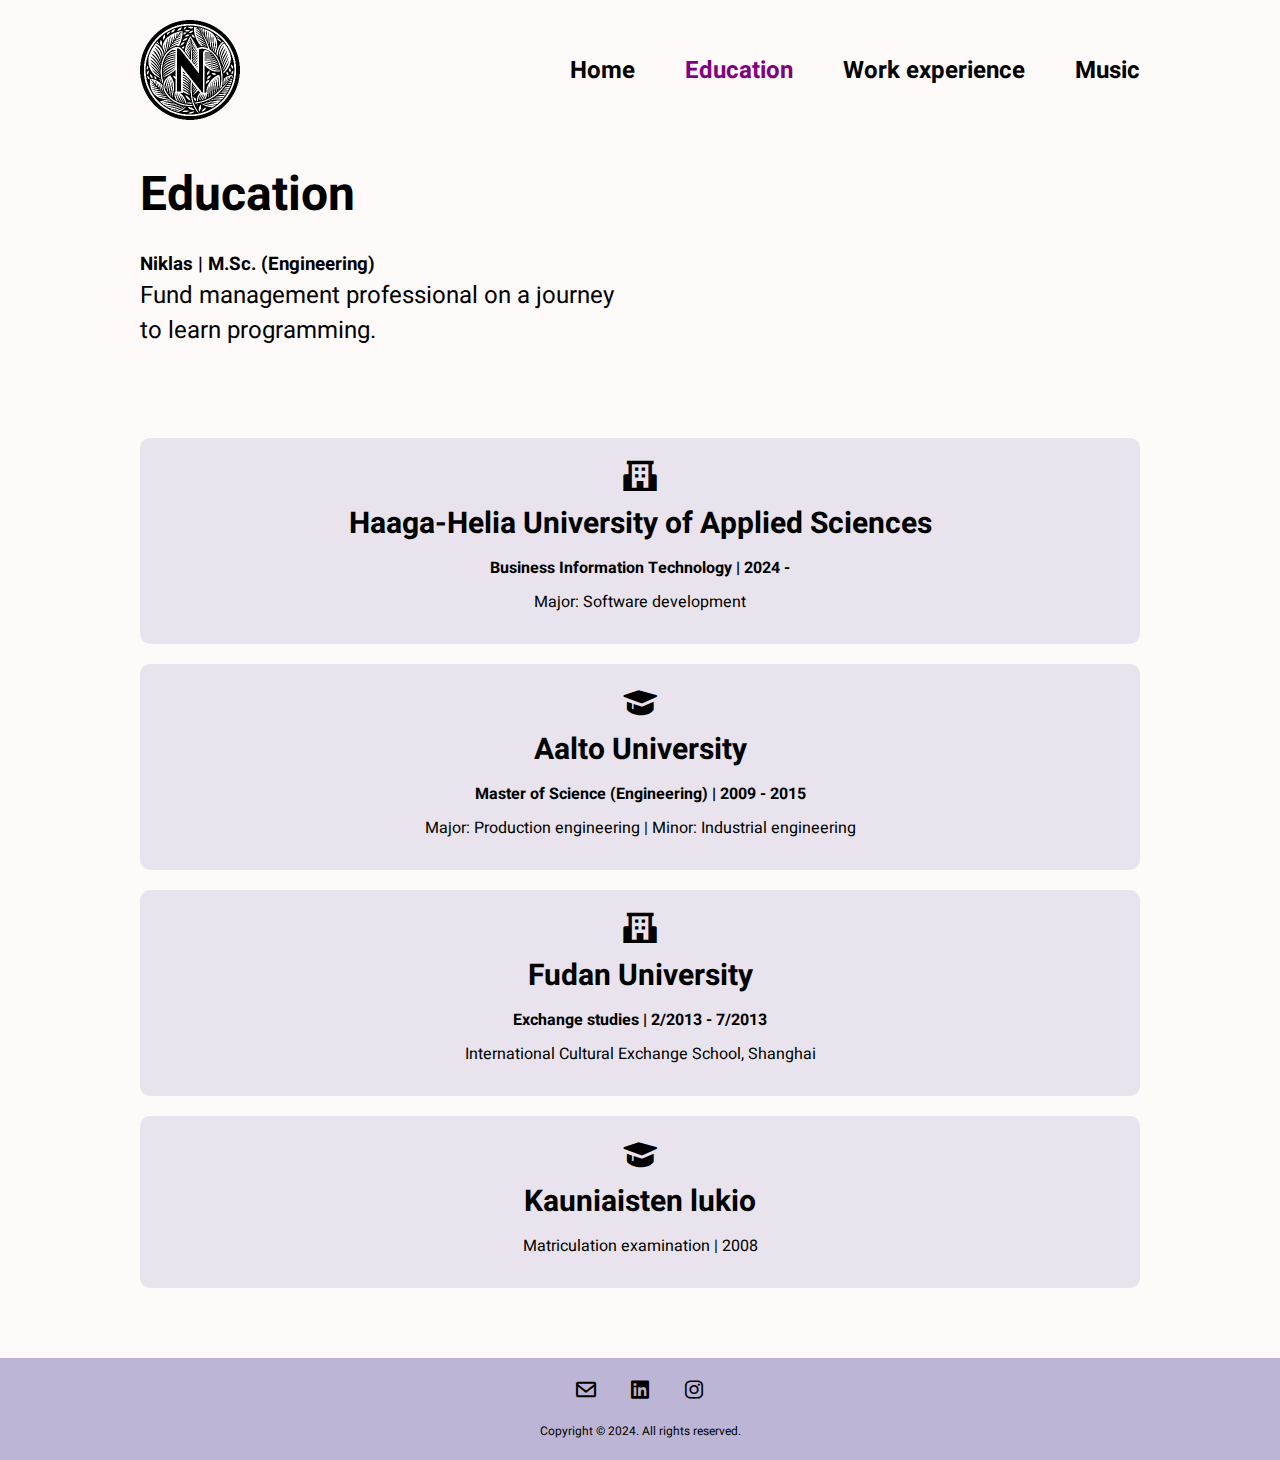
<file: education.html>
<!DOCTYPE html>
<html lang="en">
    <head>
        <meta charset="UTF-8">
        <meta name="viewport" content="width=device-width, initial-scale=1.0">
        <meta name="description" content="Personal portfolio">
        <meta name="author" content="Niklas">
        <link rel="stylesheet" href="styles.css">
        <link rel="icon" href="favicon.png">
        <link href='https://unpkg.com/boxicons@2.1.4/css/boxicons.min.css' rel='stylesheet'>
        <title>Education | Niklas</title>
    </head>
    <body>
        <nav>
            <div class="logo">
                <img src="favicon.png" alt="">
            </div>
            <div class="nav-links">
                <a href="index.html">Home</a>
                <a class="selected" href="education.html">Education</a>
                <a href="work-experience.html">Work experience</a>
                <a href="music.html">Music</a>
            </div>
        </nav>
    
        <div class="main">
            <div class="left">
                <h1>Education</h1>
                <h3>Niklas | M.Sc. (Engineering)</h3>
                <p>Fund management professional on a journey to learn programming.</p>
            </div>
            <div class="right">
                
            </div>
        </div>

        <div class="education-list" id="education-list">
            
            <div class="education-items">
                <div class="item">
                    <div class="icon"><i class='bx bxs-school' ></i></div>
                    <h3>Haaga-Helia University of Applied Sciences</h3>
                    <p><strong>Business Information Technology | 2024 - </strong></p>
                    <p>Major: Software development</p>
                </div>
                <div class="item">
                    <div class="icon"><i class='bx bxs-graduation'></i></div>
                    <h3>Aalto University</h3>
                    <p><strong>Master of Science (Engineering) | 2009 - 2015</strong></p>
                    <p>Major: Production engineering | Minor: Industrial engineering</p>
                </div>
                <div class="item">
                    <div class="icon"><i class='bx bxs-school' ></i></div>
                    <h3>Fudan University</h3>
                    <p><strong>Exchange studies | 2/2013 - 7/2013</strong></p>
                    <p>International Cultural Exchange School, Shanghai</p>
                </div>
                <div class="item">
                    <div class="icon"><i class='bx bxs-graduation'></i></div>
                    <h3>Kauniaisten lukio</h3>
                    <p>Matriculation examination | 2008</p>
                    <p></p>
                </div>
            </div>
        </div>

        <footer>
            <div class="footer-links">
                <a href="mailto:niklas.ovaska@gmail.com"><i class='bx bx-envelope'></i></a>
                <a href="https://fi.linkedin.com/in/niklas-ovaska"><i class='bx bxl-linkedin-square'></i></a>
                <a href="https://www.instagram.com/moro_nikke_/"><i class='bx bxl-instagram' ></i></a>
            </div>
            <p>Copyright © 2024. All rights reserved.</p>
        </footer>
    </body>
</html>
</file>
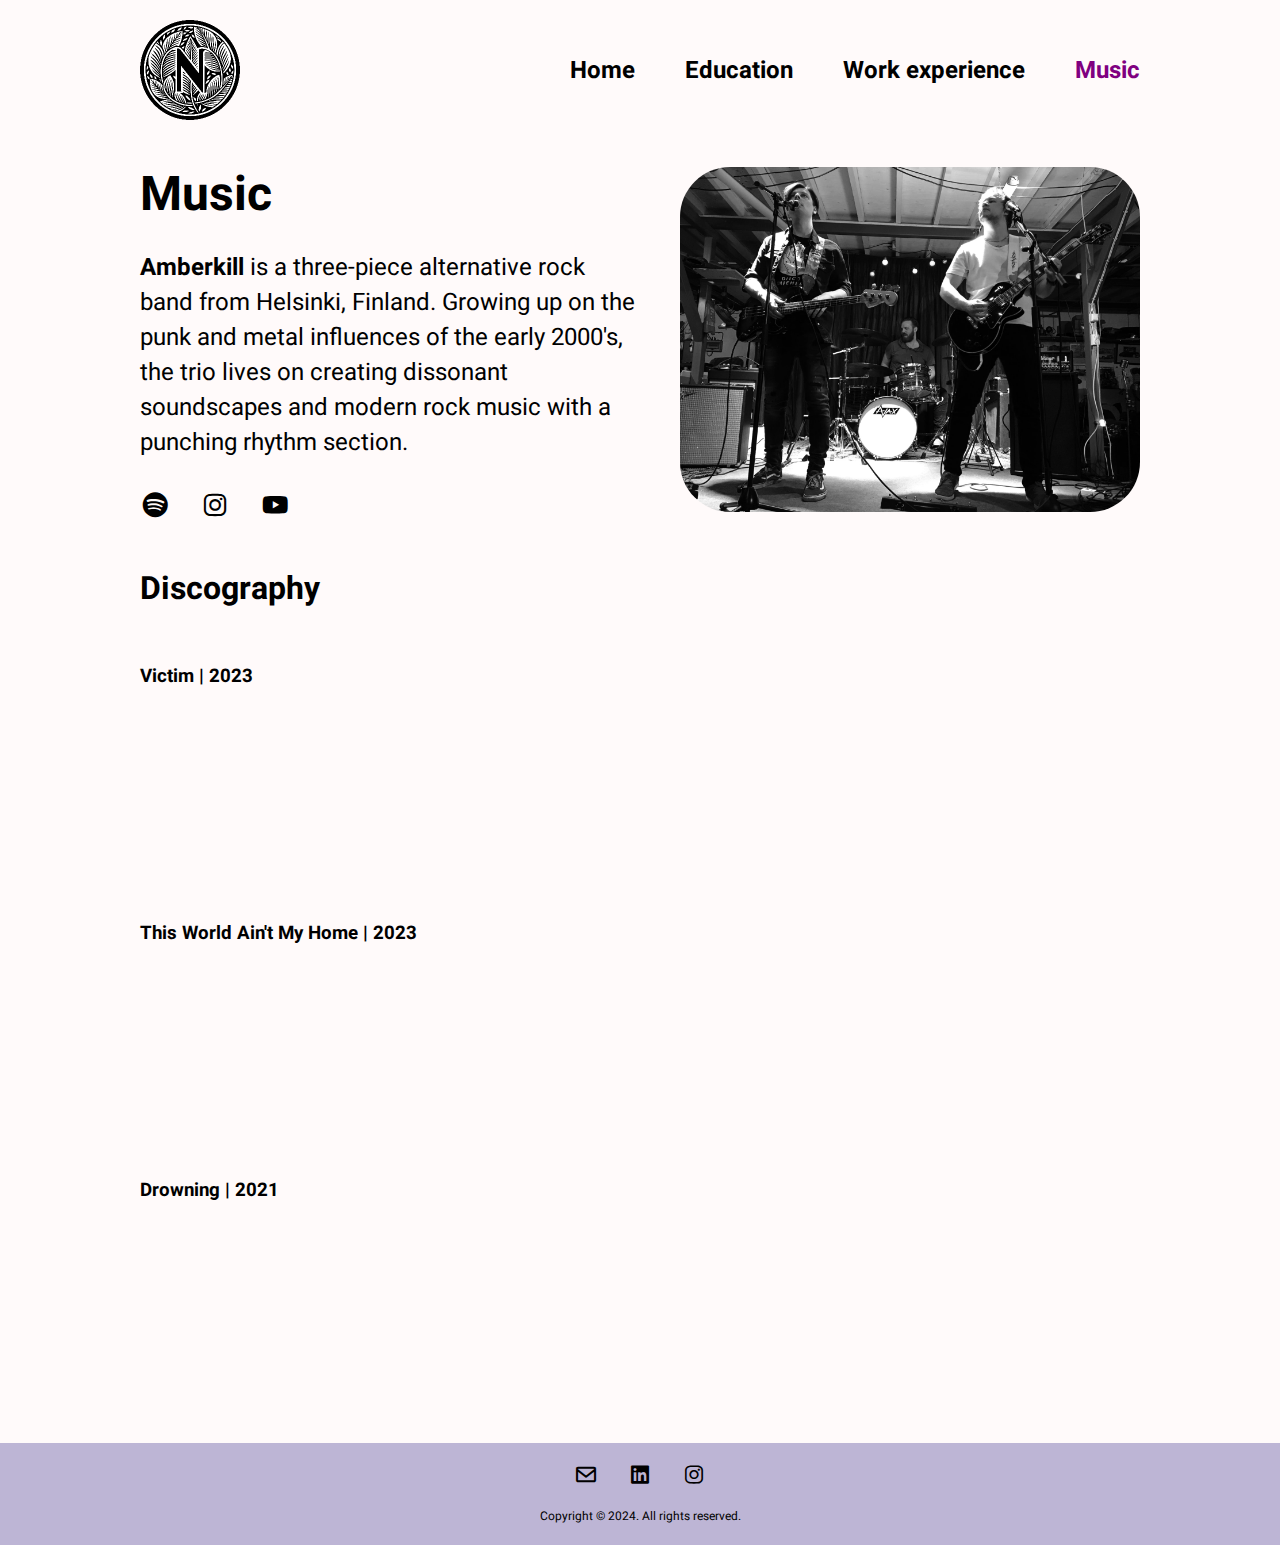
<file: music.html>
<!DOCTYPE html>
<html lang="en">
    <head>
        <meta charset="UTF-8">
        <meta name="viewport" content="width=device-width, initial-scale=1.0">
        <meta name="description" content="Personal portfolio">
        <meta name="author" content="Niklas">
        <link rel="stylesheet" href="styles.css">
        <link rel="icon" href="favicon.png">
        <link href='https://unpkg.com/boxicons@2.1.4/css/boxicons.min.css' rel='stylesheet'>
        <title>Music | Niklas</title>
    </head>
    <body>
        <nav>
            <div class="logo">
                <img src="favicon.png" alt="Website logo with the letter N surrounded with leafs">
            </div>
            <div class="nav-links">
                <a href="index.html">Home</a>
                <a href="education.html">Education</a>
                <a href="work-experience.html">Work experience</a>
                <a class="selected" href="music.html">Music</a>
            </div>
        </nav>
    
        <div class="main">
            <div class="left">
                <h1>Music</h1>
                <p><strong>Amberkill</strong> is a three-piece alternative rock band from Helsinki, Finland. Growing up on the punk and metal influences of the early 2000's, the trio lives on creating dissonant soundscapes and modern rock music with a punching rhythm section.
                </p>
                <div class="amberkill-socials">
                    <a href="https://open.spotify.com/artist/2in1RcHkAILjXTq2weFqQL?si=wTFdbiAaSKWBHMACH7ueyQ
                    "><i class='bx bxl-spotify'></i></a>
                    <a href="https://www.instagram.com/amberkillband/"><i class='bx bxl-instagram' ></i></a>
                    <a href="https://www.youtube.com/@amberkill9843"><i class='bx bxl-youtube' ></i></a>
                </div>
            </div>
            <div class="right" id="amberkill-pic">
                <img src="amberkill-01.jpeg" alt="Black and white picture of a three-piece rock band playing on stage." width="532" height="400">
            </div>
        </div>

        <div class="discography" id="discography">
            <h1>Discography</h1>
            <div class="spotify-links">
                <div class="song">
                    <h3>Victim | 2023</h3>
                    <iframe style="border-radius:12px" src="https://open.spotify.com/embed/album/7bNJXqROnoq74rylgycduh?utm_source=generator&theme=0" width="100%" height="152" frameBorder="0" allowfullscreen="" allow="autoplay; clipboard-write; encrypted-media; fullscreen; picture-in-picture" loading="lazy"></iframe>
                </div>
                <div class="song">
                    <h3>This World Ain't My Home | 2023</h3>
                    <iframe style="border-radius:12px" src="https://open.spotify.com/embed/album/3RhTXHvJU7soJLQknRecA3?utm_source=generator&theme=0" width="100%" height="152" frameBorder="0" allowfullscreen="" allow="autoplay; clipboard-write; encrypted-media; fullscreen; picture-in-picture" loading="lazy"></iframe>
                </div>
                <div class="song">
                    <h3>Drowning | 2021</h3>
                    <iframe style="border-radius:12px" src="https://open.spotify.com/embed/album/6Jx31K8puu3MqHY8M4nRFJ?utm_source=generator&theme=0" width="100%" height="152" frameBorder="0" allowfullscreen="" allow="autoplay; clipboard-write; encrypted-media; fullscreen; picture-in-picture" loading="lazy"></iframe>
                </div>
            </div>
        </div>

        <footer>
            <div class="footer-links">
                <a href="mailto:niklas.ovaska@gmail.com"><i class='bx bx-envelope'></i></a>
                <a href="https://fi.linkedin.com/in/niklas-ovaska"><i class='bx bxl-linkedin-square'></i></a>
                <a href="https://www.instagram.com/moro_nikke_/"><i class='bx bxl-instagram' ></i></a>
            </div>
            <p>Copyright © 2024. All rights reserved.</p>
        </footer>
    </body>
</html>
</file>
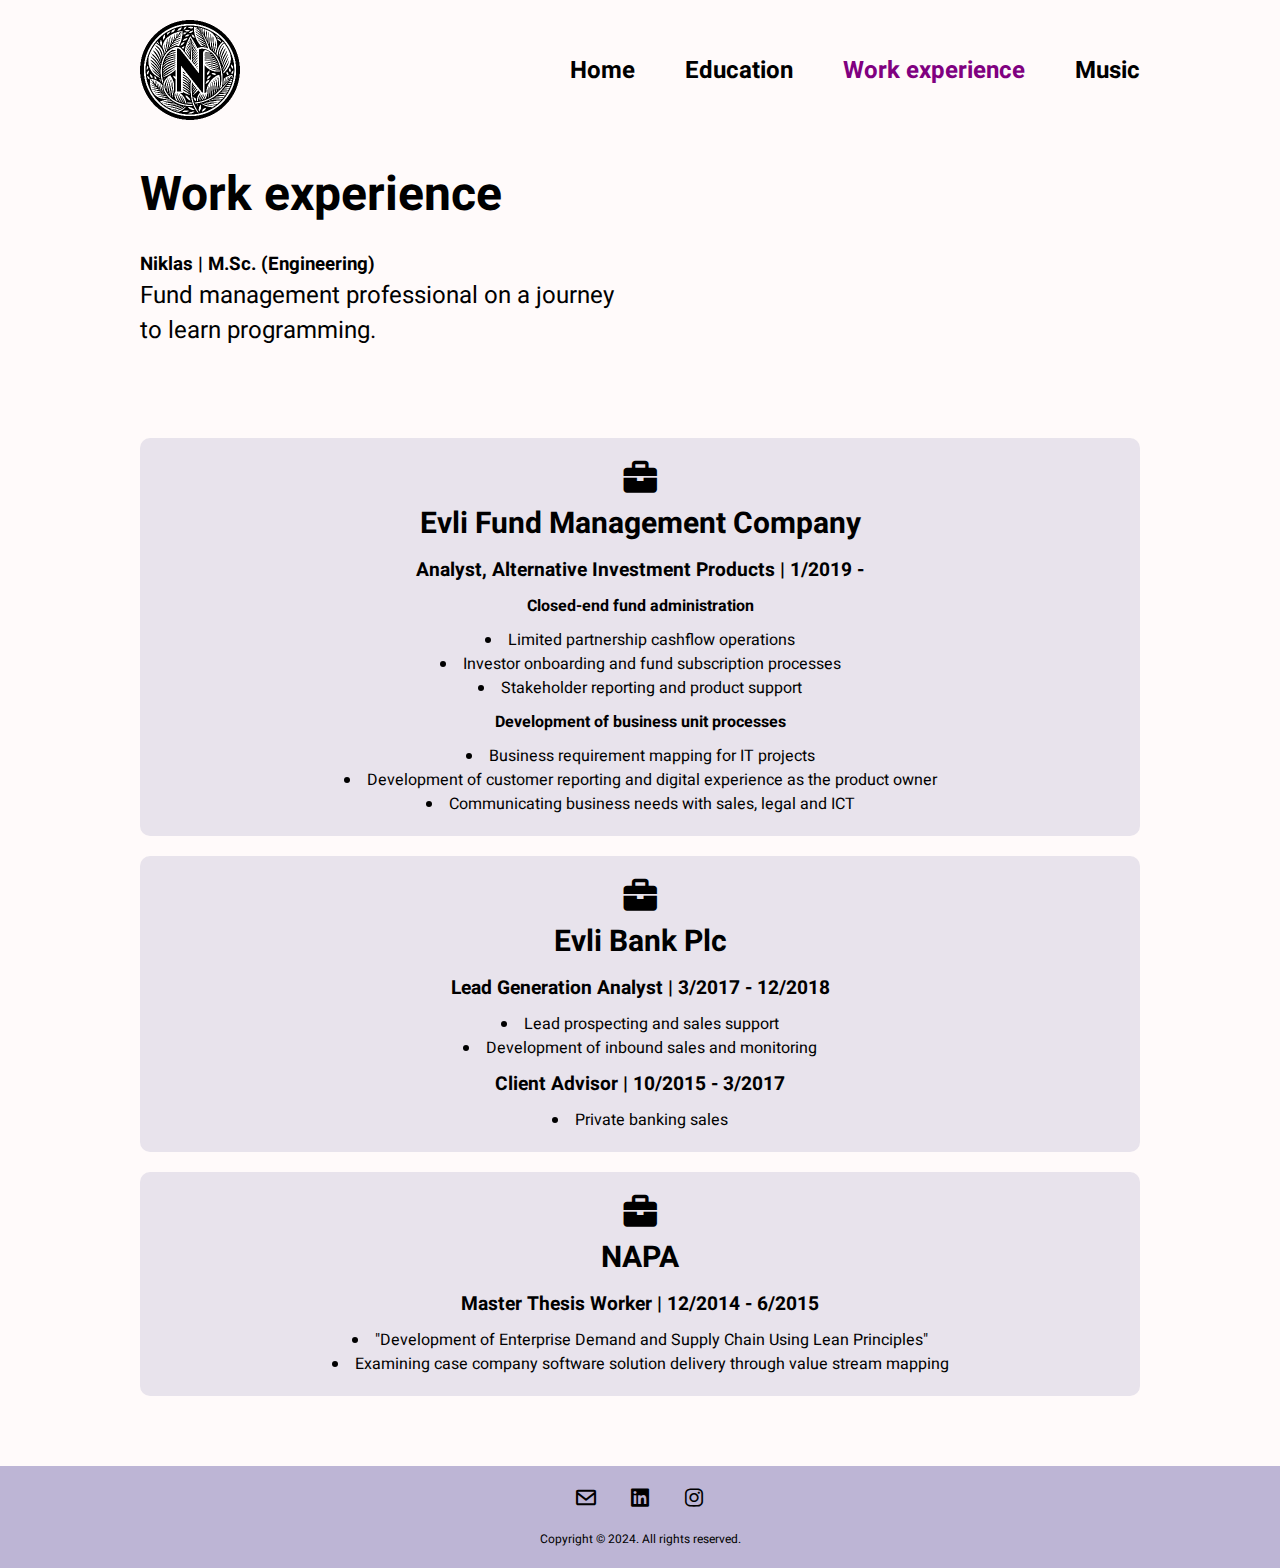
<file: work-experience.html>
<!DOCTYPE html>
<html lang="en">
    <head>
        <meta charset="UTF-8">
        <meta name="viewport" content="width=device-width, initial-scale=1.0">
        <meta name="description" content="Personal portfolio">
        <meta name="author" content="Niklas">
        <link rel="stylesheet" href="styles.css">
        <link rel="icon" href="favicon.png">
        <link href='https://unpkg.com/boxicons@2.1.4/css/boxicons.min.css' rel='stylesheet'>
        <title>Work experience | Niklas</title>
    </head>
    <body>
        <nav>
            <div class="logo">
                <img src="favicon.png" alt="">
            </div>
            <div class="nav-links">
                <a href="index.html">Home</a>
                <a href="education.html">Education</a>
                <a class="selected" href="work-experience.html">Work experience</a>
                <a href="music.html">Music</a>
            </div>
        </nav>
    
        <div class="main">
            <div class="left">
                <h1>Work experience</h1>
                <h3>Niklas | M.Sc. (Engineering)</h3>
                <p>Fund management professional on a journey to learn programming.</p>
            </div>
            <div class="right">
                
            </div>
        </div>

        <div class="education-list" id="education-list">
            
            <div class="education-items">
                <div class="item">
                    <div class="icon"><i class='bx bxs-briefcase' ></i></div>
                    <h3>Evli Fund Management Company</h3>
                    <p class="work-title"><strong>Analyst, Alternative Investment Products | 1/2019 - </strong></p>
                    <p><strong>Closed-end fund administration</strong></p>
                    <ul>
                        <li>Limited partnership cashflow operations</li>
                        <li>Investor onboarding and fund subscription processes</li>
                        <li>Stakeholder reporting and product support</li>
                    </ul>
                    <p><strong>Development of business unit processes</strong></p>
                    <ul>
                        <li>Business requirement mapping for IT projects</li>
                        <li>Development of customer reporting and digital experience as the product owner</li>
                        <li> Communicating business needs with sales, legal and ICT</li>
                    </ul>
                </div>
                <div class="item">
                    <div class="icon"><i class='bx bxs-briefcase' ></i></div>
                    <h3>Evli Bank Plc</h3>
                    <p class="work-title"><strong>Lead Generation Analyst | 3/2017 - 12/2018</p></strong>
                    <ul>
                        <li>Lead prospecting and sales support</li>
                        <li>Development of inbound sales and monitoring</li>
                        
                    </ul>
                    <p class="work-title"><strong>Client Advisor | 10/2015 - 3/2017</p></strong>
                    <ul>
                        <li>Private banking sales</li>
                </div>
                <div class="item">
                    <div class="icon"><i class='bx bxs-briefcase' ></i></div>
                    <h3>NAPA</h3>
                    <p class="work-title"><strong>Master Thesis Worker | 12/2014 - 6/2015</p></strong>
                    <ul>
                        <li> "Development of Enterprise Demand and Supply Chain Using Lean Principles"</li>
                        <li>Examining case company software solution delivery through value stream mapping</li>
                        
                    </ul>
                </div>
            </div>
        </div>

        <footer>
            <div class="footer-links">
                <a href="mailto:niklas.ovaska@gmail.com"><i class='bx bx-envelope'></i></a>
                <a href="https://fi.linkedin.com/in/niklas-ovaska"><i class='bx bxl-linkedin-square'></i></a>
                <a href="https://www.instagram.com/moro_nikke_/"><i class='bx bxl-instagram' ></i></a>
            </div>
            <p>Copyright © 2024. All rights reserved.</p>
        </footer>
    </body>
</html>
</file>
<file: styles.css>
@import url('https://fonts.googleapis.com/css2?family=Heebo:wght@100..900&display=swap');

* {
    margin: 0;
    padding: 0;
    box-sizing: border-box;
    font-family: 'Heebo', sans-serif;
    
}

body {
    background-color: #fffafa;
}

nav {
    padding: 20px 140px;
    display: flex;
    align-items: center;
    justify-content: space-between;
}

a {
    text-decoration: none;
    color: black;
}

ul {
    list-style-position: inside;
}

.selected {
    color: purple;
}

nav .logo img {
    display: flex;
    width: 100px;
    height: 100px;
    object-fit: cover;
}

.nav-links {
    display: flex;
    gap: 50px;
    font-size: 24px;
    font-weight: bold;
}

.main {
    background-color: #fffafa;
    padding: 20px 140px;
    display: flex;
    align-items: center;
    justify-content: space-between;
    gap: 40px;
}

.main .right img {

    max-width: 100%;
    height: auto;
    border-radius: 100px;
    
}

#amberkill-pic img {
    max-width: 100%;
    height: auto;
    border-radius: 50px;
}

.left {
    display: flex;
    flex-direction: column;
    max-width: 50%;
}

.main .left h1 {
    font-size: 48px;
    margin-bottom: 20px;
}

.main .left p {
    font-size: 24px;
    
}

.expertise, .education-list, .discography {
    padding: 20px 140px;
    width: 100%;
}

.expertise .expertise-items {
    display: flex;
    gap: 20px;
    margin-top: 50px;
    margin-bottom: 50px;
}

.expertise .expertise-items .item {
    padding: 20px;
    background-color: #e8e3ec;
    border-radius: 10px;
    width: 30%;
    transition: all 0.3s ease;
    cursor: pointer;
}

.expertise .expertise-items .item:hover, .education-list .education-items .item:hover {
    border: 2px solid purple;
    
}

.expertise.expertise .expertise-items .item .icon i, .education-list .education-items .item i {
    font-size: 40px;
}

.expertise.expertise .expertise-items .item p, .education-list .education-items .item p {
    margin-top: 10px;
    margin-bottom: 10px;
}

.work-title {
    font-size: 1.2rem;
}

.amberkill-socials {
    display: flex;
    gap: 30px;
    margin-top: 30px;
}

.amberkill-socials i {
    font-size: 30px;
    transition: color 0.3s ease;
    cursor: pointer;
}

.spotify-links {
    display: flex;
    flex-direction: column;
    gap: 60px;
    margin-top: 50px;
    margin-bottom: 50px;
}

.spotify-links h3 {
    margin-bottom: 10px;
}

.education-list .education-items {
    display: flex;
    flex-direction: column;
    align-items: center;
    justify-content: center;
    gap: 20px;
    margin-top: 50px;
    margin-bottom: 50px;
}

.education-list .education-items .item {
    padding: 20px;
    background-color: #e8e3ec;
    border-radius: 10px;
    width: 100%;
    text-align: center;
    transition: all 0.3s ease;
    cursor: pointer;
}

.education-items .item h3{
    font-size: 30px;
    margin-bottom: 10px;
}

footer {
    background-color: #BDB5D5;
    display: flex;
    flex-direction: column;
    align-items: center;
    padding: 20px 0;
}

footer .footer-links {
    display: flex;
    align-items: center;
    margin-bottom: 15px;
    gap: 30px;
}

footer .footer-links i {
    font-size: 24px;
    transition: color 0.3s ease;
    cursor: pointer;
}

footer .footer-links i:hover, .amberkill-socials i:hover, .nav-links a:hover {
    color: purple;
}

footer p {
    font-size: 12px;
}

@media screen and (max-width: 1292px) {
    
    .expertise .expertise-items {
        flex-wrap: wrap;
        gap: 10px;
        justify-content: space-between;
    }
    
    .expertise .expertise-items .item {
        width: 49%;
    }
}

@media screen and (max-width: 1040px) {
    
    .nav-links {
        font-size: 20px;
    }

    nav .logo img {
        width: 70px;
        height: 70px;
    }

    .main {
        flex-direction: column;
        text-align: center;
    }

    .left {
        max-width: 100%;
        align-items: center;
    }

    .expertise h1, .discography h1 {
        text-align: center;
    }
}

@media screen and (max-width: 950px) {
    
    nav {   
        flex-direction: column;
    }

    nav .logo img {
        margin-bottom: 40px;
    }
}

@media screen and (max-width: 820px) {
    
    .expertise .expertise-items .item {
        width: 100%;
    }
}

@media screen and (max-width: 790px) {
    
    .nav-links {
        flex-direction: column;
        align-items: center;
        gap: 10px;
    }

    .education-list, .discography {
        padding: 20px 20px;
    }

    .nav-links a {
        text-align: center;
    }

    .main {
        padding: 20px 100px;
    }
}

@media screen and (max-width: 580px) {
    
    .main .left p {
        font-size: 18px;
    }

    .expertise .expertise-items .item p {
        font-size: 14px;
    }

    .expertise {
        padding: 20px 20px;
    }
}

@media screen and (max-width: 480px) {
    
    .main {
        padding: 20px 70px;
    }

    .main .left p {
        font-size: 14px;
    }

    .main .left h1 {
        font-size: 32px;
        text-align: center;
    }

    .amberkill-socials i {
        font-size: 20px;
    }
}
</file>
